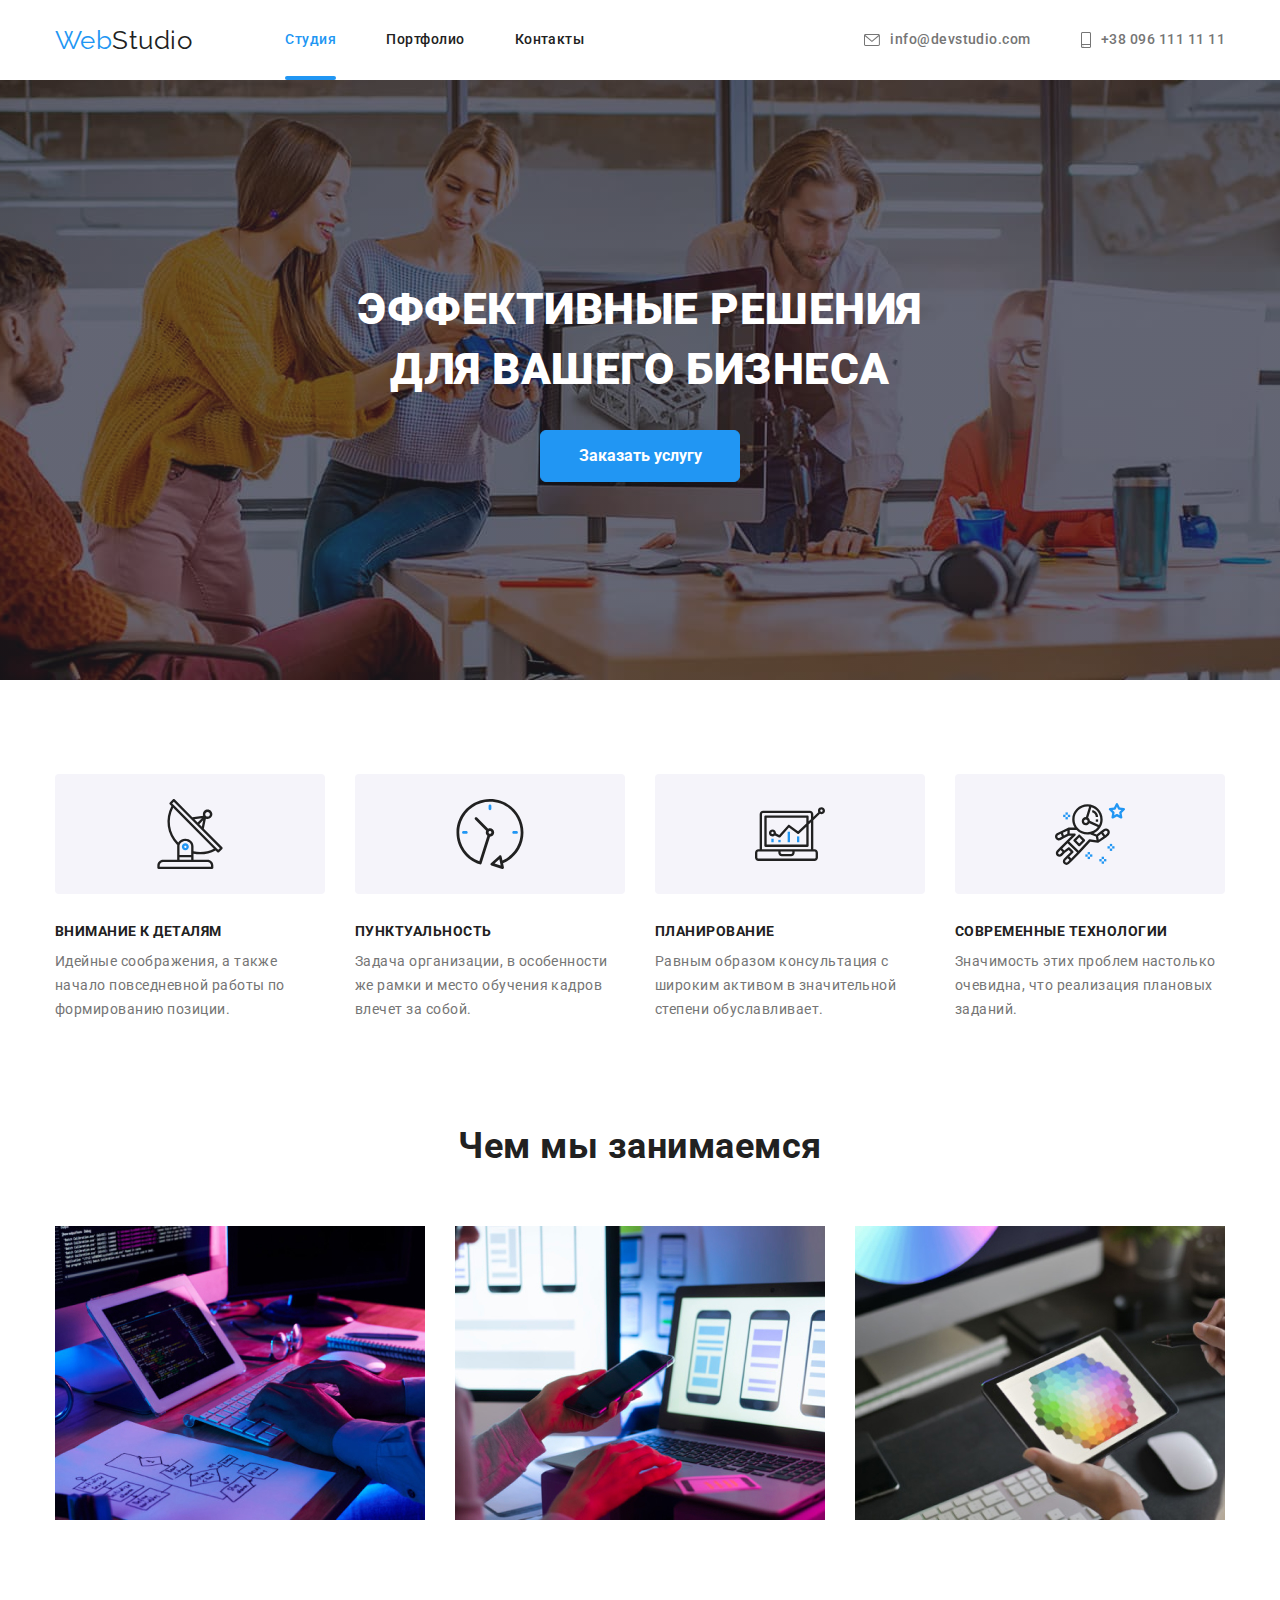
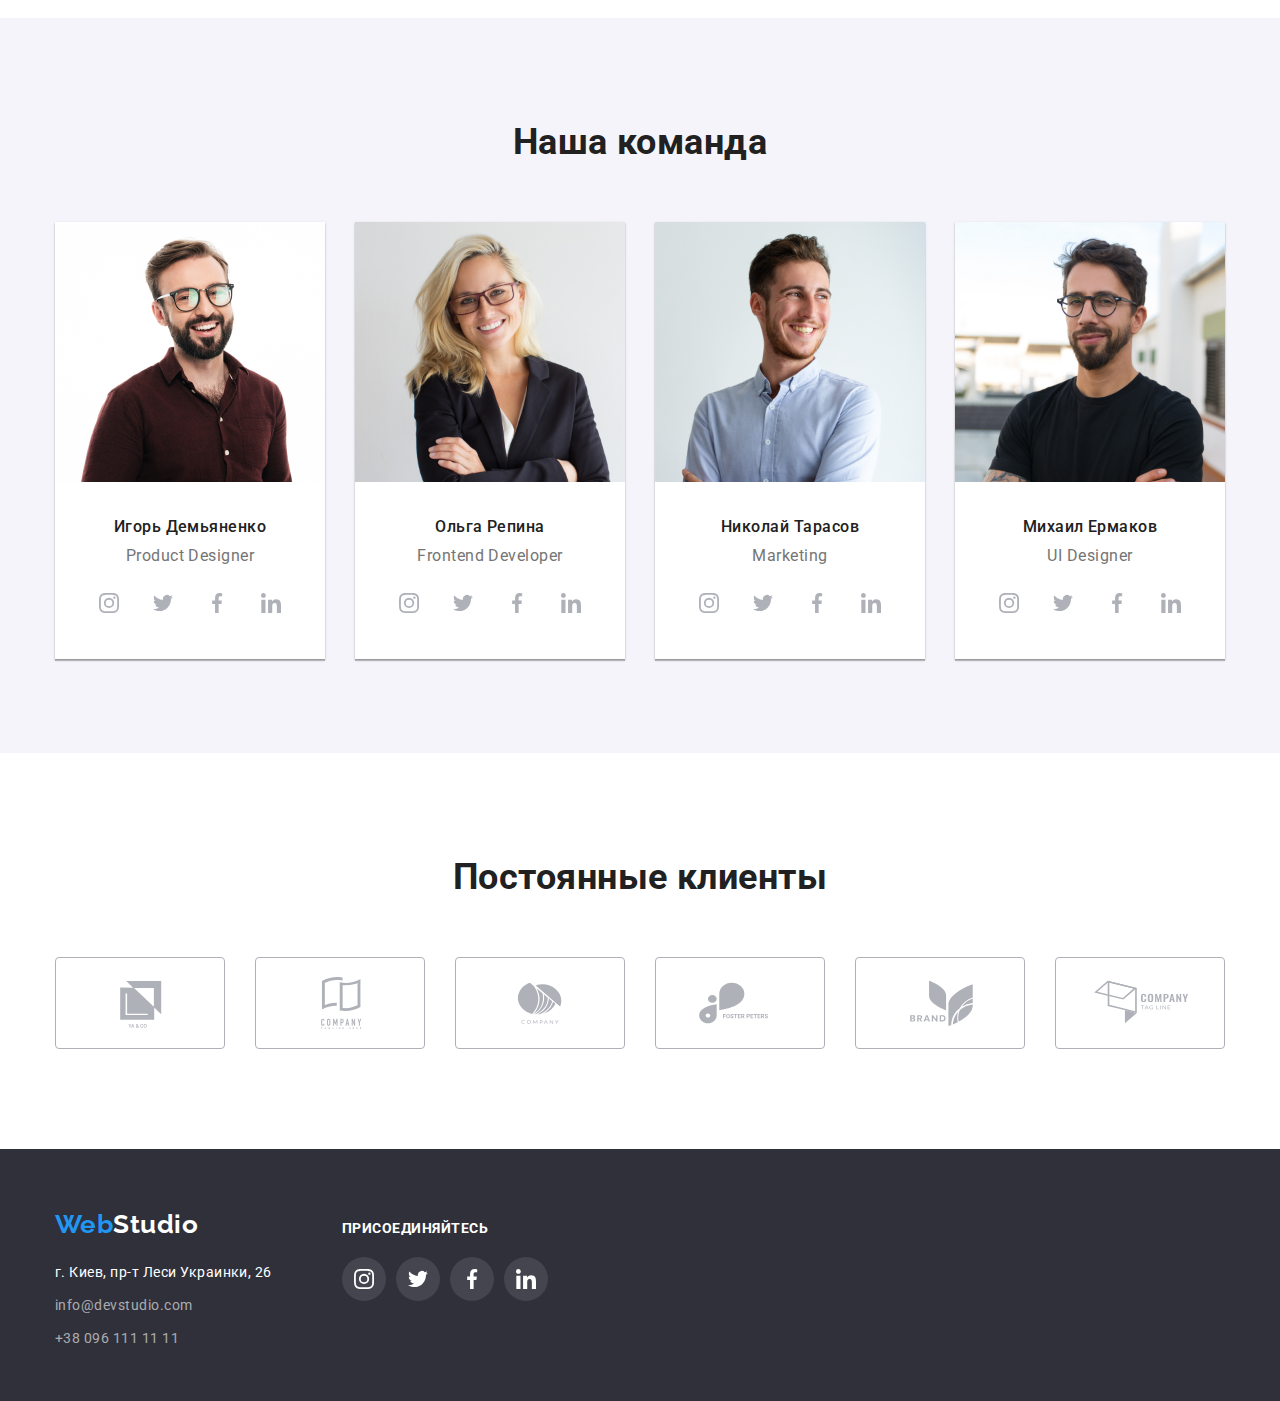
<file: index.html>
<!DOCTYPE html>
<html lang="ru">
<head>
    <meta charset="UTF-8">
    <meta http-equiv="X-UA-Compatible" content="IE=edge">
    <meta name="viewport" content="width=device-width, initial-scale=1.0">
    <link href="https://fonts.googleapis.com/css2?family=Raleway:wght@700&family=Roboto:wght@400;500;700;900&display=swap"
        rel="stylesheet">
    <link rel="stylesheet" href="https://cdnjs.cloudflare.com/ajax/libs/modern-normalize/1.1.0/modern-normalize.min.css">
    <link rel="stylesheet" href="./css/styles.css">
    <title>Web Studio</title>
</head>
<body>
    <header class="page-header">
        <div class="container main-nav">
            <a href="index.html" class="logo"><span class="title">Web</span>Studio</a>
            <nav>
                <ul class="site-nav list">
                    <li class="item"><a href="./index.html" class="site-nav-link current">Студия</a></li>
                    <li class="item"><a href="./portfolio.html" class="site-nav-link">Портфолио</a></li>
                    <li class="item"><a href="" class="site-nav-link">Контакты</a></li>
                </ul>
            </nav>
            <ul class="nav-contact list">
                <li class="item"><a class="nav-contact-link mail" href="mailto:info@devstudio.com">
                    <svg class="nav-contact-icon" width="16" height="12">
                        <use href="./imgs/sprite.svg#envelope"></use>
                    </svg>
                info@devstudio.com</a></li>
                <li class="item"><a class="nav-contact-link phone" href="tel:+380961111111">
                    <svg class="nav-contact-icon" width="10" height="16">
                        <use href="./imgs/sprite.svg#smartphone"></use>
                    </svg>
                    +38 096 111 11 11</a></li>
            </ul>
        </div>
    </header>

    <!-- Hero -->
    <main>
        <section class="hero">
            <div class="hero-bcg">
                <div class="container">
                    <h1 class="hero-title">Эффективные решения <br> для вашего бизнеса</h1>
                    <button type="button" class="button" data-open-modal>Заказать услугу</button>
                </div>
            </div>
        </section>

    <!-- Specialty -->
        <section class="section">
            <div class="container">
                <ul class="spec-list list">
                    <li class="item">
                        <h3 class="spec-list-title">Внимание к деталям</h3>
                        <p class="spec-list-text">Идейные соображения, а также начало повседневной работы по формированию позиции.</p>
                    </li>
                    <li class="item">
                        <h3 class="spec-list-title">Пунктуальность</h3>
                        <p class="spec-list-text">Задача организации, в особенности же рамки и место обучения кадров влечет за собой.
                        </p>
                    </li>
                    <li class="item">
                        <h3 class="spec-list-title">Планирование</h3>
                        <p class="spec-list-text">Равным образом консультация с широким активом в значительной степени обуславливает.
                        </p>
                    </li>
                    <li class="item">
                        <h3 class="spec-list-title">Современные технологии</h3>
                        <p class="spec-list-text">Значимость этих проблем настолько очевидна, что реализация плановых заданий.</p>
                    </li>
                </ul>
            </div>
        </section>

        <!-- work -->
        <section class="section no-padding">
            <div class="container">
                <h2 class="section-title">Чем мы занимаемся</h2>
                <ul class="work-list list">
                    <li class="item"><img src="./imgs/code.jpg" alt="Написание Кода" width="370" height="294"></li>
                    <li class="item"><img src="./imgs/phone.jpg" alt="Фотография на телефон" width="370" height="294"></li>
                    <li class="item"><img src="./imgs/tablet.jpg" alt="Дизайн на планшетеы" width="370" height="294"></li>
                </ul>
            </div>
        </section>

        <!-- team -->
        <section class="section team-bcg">
            <div class="">
                <div class="container">
                    <h2 class="section-title ">Наша команда</h2>
                    <ul class="team-list list">
                        <li class="item">
                            <img src="./imgs/igor.jpg" alt="Игорь Демьяненко" width="270" height="260">
                            <div class="team-info">
                                <h3 class="team-name">Игорь Демьяненко</h3>
                                <p class="team-text">Product Designer</p>
                                <ul class="team-link-list list">
                                    <li class="item" aria-label="Инстаграм"><a href="" class="social-link">
                                            <svg class="link-icon" width="20px" height="20px">
                                                <use href="./imgs/sprite.svg#instagram"></use>
                                            </svg>
                                        </a>
                                    </li>
                                    <li class="item" aria-label="Твиттер"><a href="" class="social-link">
                                            <svg class="link-icon" width="20px" height="20px">
                                                <use href="./imgs/sprite.svg#twitter"></use>
                                            </svg>
                                        </a></li>
                                    <li class="item" aria-label="Фэйсбук"><a href="" class="social-link">
                                            <svg class="link-icon" width="20px" height="20px">
                                                <use href="./imgs/sprite.svg#facebook"></use>
                                            </svg>
                                        </a></li>
                                    <li class="item" aria-label="ЛинкедИн"><a href="" class="social-link">
                                            <svg class="link-icon" width="20px" height="20px">
                                                <use href="./imgs/sprite.svg#linkedin"></use>
                                            </svg>
                                        </a></li>
                                </ul>
                            </div>
                            
                        </li>
                        <li class="item">
                            <img src="./imgs/olga.jpg" alt="Ольга Репина" width="270" height="260">
                            <div class="team-info">
                                <h3 class="team-name">Ольга Репина</h3>
                                <p class="team-text">Frontend Developer</p>
                                <ul class="team-link-list list">
                                    <li class="item" aria-label="Инстаграм"><a href="" class="social-link">
                                            <svg class="link-icon" width="20px" height="20px">
                                                <use href="./imgs/sprite.svg#instagram"></use>
                                            </svg>
                                        </a>
                                    </li>
                                    <li class="item" aria-label="Твиттер"><a href="" class="social-link">
                                            <svg class="link-icon" width="20px" height="20px">
                                                <use href="./imgs/sprite.svg#twitter"></use>
                                            </svg>
                                        </a></li>
                                    <li class="item" aria-label="Фэйсбук"><a href="" class="social-link">
                                            <svg class="link-icon" width="20px" height="20px">
                                                <use href="./imgs/sprite.svg#facebook"></use>
                                            </svg>
                                        </a></li>
                                    <li class="item" aria-label="ЛинкедИн"><a href="" class="social-link">
                                            <svg class="link-icon" width="20px" height="20px">
                                                <use href="./imgs/sprite.svg#linkedin"></use>
                                            </svg>
                                        </a></li>
                                </ul>
                            </div>
                            
                        </li>
                        <li class="item">
                            <img src="./imgs/nikolai.jpg" alt="Николай Тарасов" width="270" height="260">
                            <div class="team-info">
                                <h3 class="team-name">Николай Тарасов</h3>
                                <p class="team-text">Marketing</p>
                                <ul class="team-link-list list">
                                    <li class="item" aria-label="Инстаграм"><a href="" class="social-link">
                                            <svg class="link-icon" width="20px" height="20px">
                                                <use href="./imgs/sprite.svg#instagram"></use>
                                            </svg>
                                        </a>
                                    </li>
                                    <li class="item" aria-label="Твиттер"><a href="" class="social-link">
                                            <svg class="link-icon" width="20px" height="20px">
                                                <use href="./imgs/sprite.svg#twitter"></use>
                                            </svg>
                                        </a></li>
                                    <li class="item" aria-label="Фэйсбук"><a href="" class="social-link">
                                            <svg class="link-icon" width="20px" height="20px">
                                                <use href="./imgs/sprite.svg#facebook"></use>
                                            </svg>
                                        </a></li>
                                    <li class="item" aria-label="ЛинкедИн"><a href="" class="social-link">
                                            <svg class="link-icon" width="20px" height="20px">
                                                <use href="./imgs/sprite.svg#linkedin"></use>
                                            </svg>
                                        </a></li>
                                </ul>
                            </div>
                            
                        </li>
                        <li class="item">
                            <img src="./imgs/mikhail.jpg" alt="Михаил Ермаков" width="270" height="260">
                            <div class="team-info">
                                <h3 class="team-name">Михаил Ермаков</h3>
                                <p class="team-text">UI Designer</p>
                                <ul class="team-link-list list">
                                    <li class="item" aria-label="Инстаграм"><a href="" class="social-link">
                                            <svg class="link-icon" width="20px" height="20px">
                                                <use href="./imgs/sprite.svg#instagram"></use>
                                            </svg>
                                        </a>
                                    </li>
                                    <li class="item" aria-label="Твиттер"><a href="" class="social-link">
                                            <svg class="link-icon" width="20px" height="20px">
                                                <use href="./imgs/sprite.svg#twitter"></use>
                                            </svg>
                                        </a></li>
                                    <li class="item" aria-label="Фэйсбук"><a href="" class="social-link">
                                            <svg class="link-icon" width="20px" height="20px">
                                                <use href="./imgs/sprite.svg#facebook"></use>
                                            </svg>
                                        </a></li>
                                    <li class="item" aria-label="ЛинкедИн"><a href="" class="social-link">
                                            <svg class="link-icon" width="20px" height="20px">
                                                <use href="./imgs/sprite.svg#linkedin"></use>
                                            </svg>
                                        </a></li>
                                </ul>
                            </div>
                            
                        </li>
                    </ul>
                </div>
            </div>
        </section>

        <!-- clients -->
        <section class="section">
            <h2 class="section-title">
                Постоянные клиенты
            </h2>
            <ul class="clients-list list">
                <li class="item">
                    <a href="" class="client-link">
                        <svg class="clients-icon" width="170px" height="92px">
                            <use href="./imgs/sprite.svg#client-1"></use>
                        </svg>
                    </a>
                </li>
                <li class="item">
                    <a href="" class="client-link">
                        <svg class="clients-icon" width="170px" height="92px">
                            <use href="./imgs/sprite.svg#client-2"></use>
                        </svg>
                    </a>
                </li>
                <li class="item">
                    <a href="" class="client-link">
                        <svg class="clients-icon" width="170px" height="92px">
                            <use href="./imgs/sprite.svg#client-3"></use>
                        </svg>
                    </a>
                </li>
                <li class="item">
                    <a href="" class="client-link">
                        <svg class="clients-icon" width="170px" height="92px">
                            <use href="./imgs/sprite.svg#client-4"></use>
                        </svg>
                    </a>
                </li>
                <li class="item">
                    <a href="" class="client-link">
                        <svg class="clients-icon" width="170px" height="92px">
                            <use href="./imgs/sprite.svg#client-5"></use>
                        </svg>
                    </a>
                </li>
                <li class="item">
                    <a href="" class="client-link">
                        <svg class="clients-icon" width="170px" height="92px">
                            <use href="./imgs/sprite.svg#client-6"></use>
                        </svg>
                    </a>
                </li>
            </ul>
        </section>

    <!-- MODAL -->

    <div class="backdrop is-hidden" data-backdrop>
        <div class="modal">
            <button type="button" class="close-button" data-close-modal>
                <svg class="close-icon" width="11px" height="11px">
                    <use href="./imgs/sprite.svg#vector"></use>
                </svg>
            </button>
        </div>

    </main>

    <!-- footer -->
    <footer class="foot">
        <div class="container container-footer">
            <div class="footer">
                <a href="./index.html" class="foot-logo"><span class="title">Web</span>Studio</a>
                <ul class="foot-list list">
                    <li class="item">
                        <address class="foot-address">г. Киев, пр-т Леси Украинки, 26</address>
                    </li>
                    <li class="item"><a href="mailto:info@devstudio.com" class="foot-contact-link">info@devstudio.com</a></li>
                    <li class="item"><a href="tel:+380961111111" class="foot-contact-link">+38 096 111 11 11</a></li>
                </ul>
            </div>
            <div class="footer footer-join">
                <h2 class="join-title">присоединяйтесь</h2>
                <ul class="join-list list">
                    <li class="item">
                        <a class="footer-join-link" href="">
                            <svg class="join-logo" width="20px" height="20px">
                                <use href="./imgs/sprite.svg#instagram"></use>
                            </svg>
                        </a>
                    </li>
                    <li class="item">
                        <a class="footer-join-link" href="">
                            <svg class="join-logo" width="20px" height="20px">
                                <use href="./imgs/sprite.svg#twitter"></use>
                            </svg>
                        </a>
                    </li>
                    <li class="item">
                        <a class="footer-join-link" href="">
                            <svg class="join-logo" width="20px" height="20px">
                                <use href="./imgs/sprite.svg#facebook"></use>
                            </svg>
                        </a>
                    </li>
                    <li class="item">
                        <a class="footer-join-link" href="">
                            <svg class="join-logo" width="20px" height="20px">
                                <use href="./imgs/sprite.svg#linkedin"></use>
                            </svg>
                        </a>
                    </li>
                </ul>
            </div>
        </div>
    </footer>

    <script src="./js/modal.js"></script>
</body>
</html>
</file>
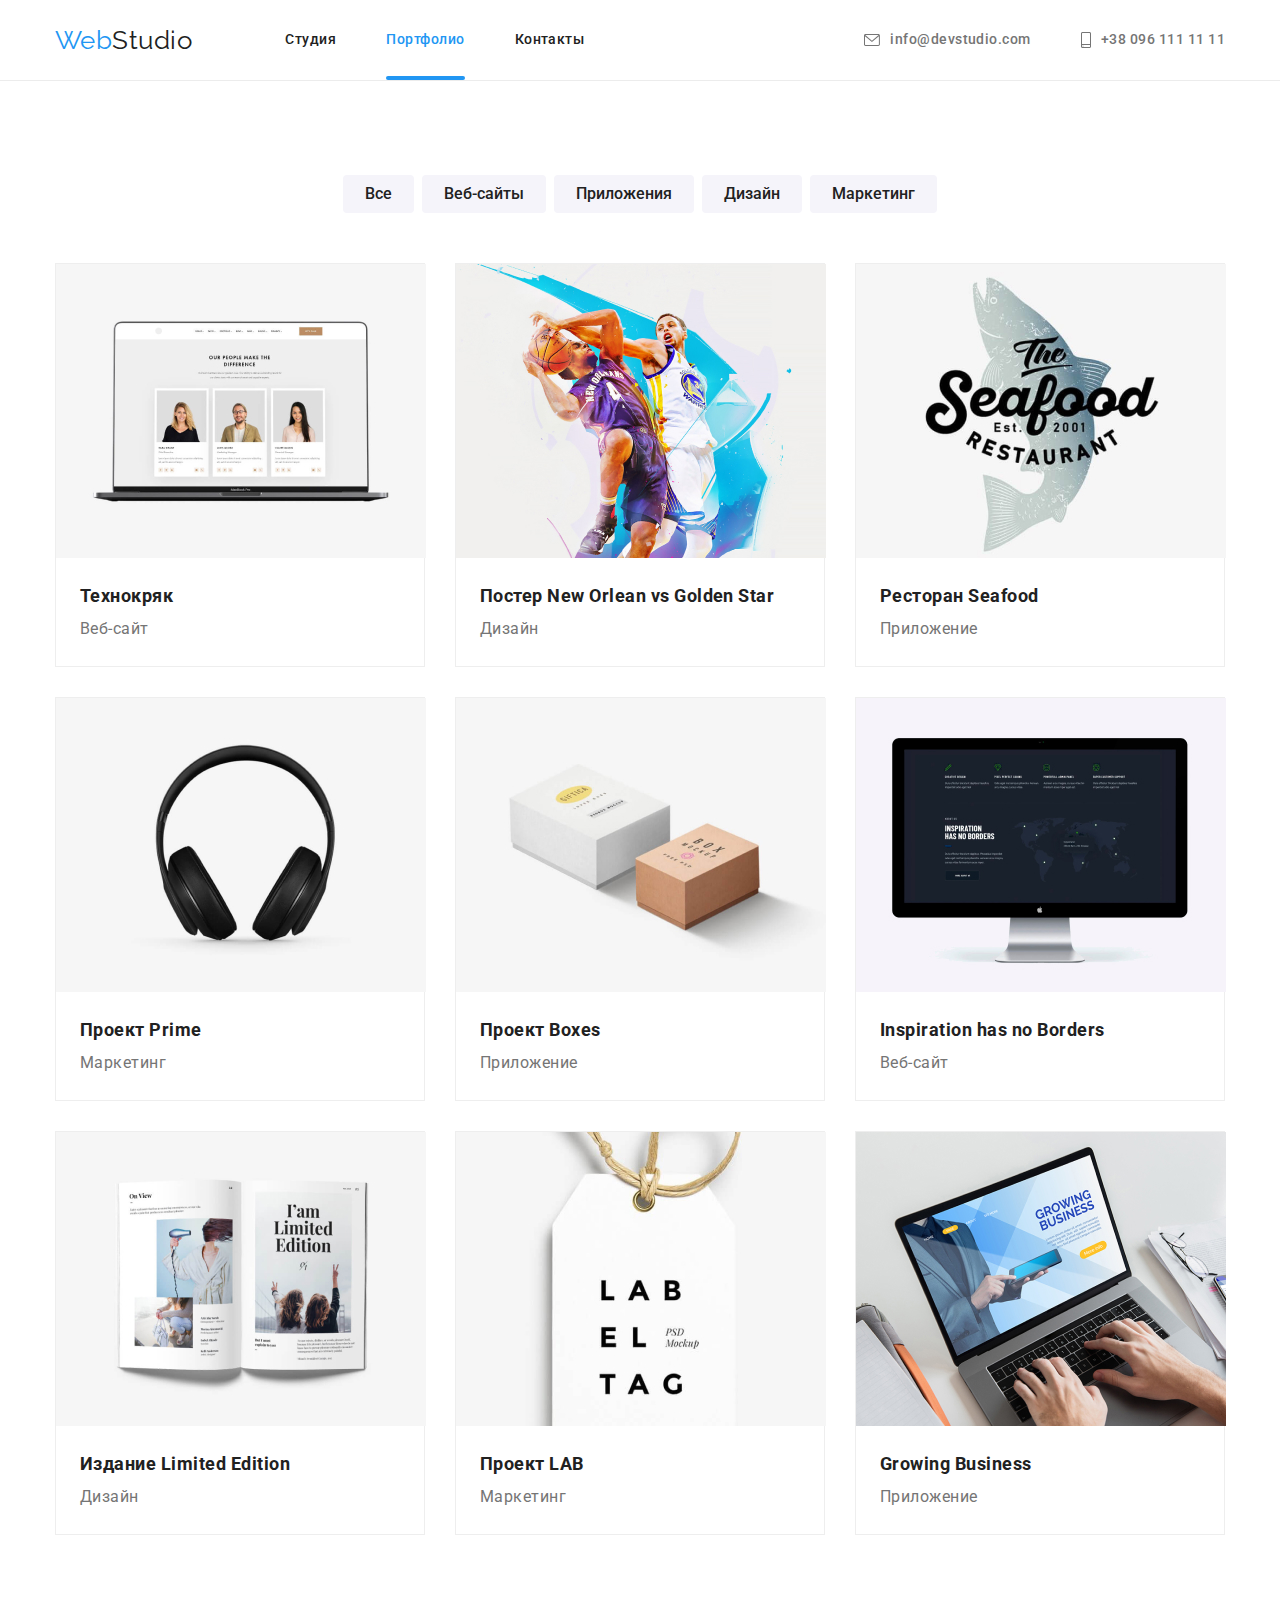
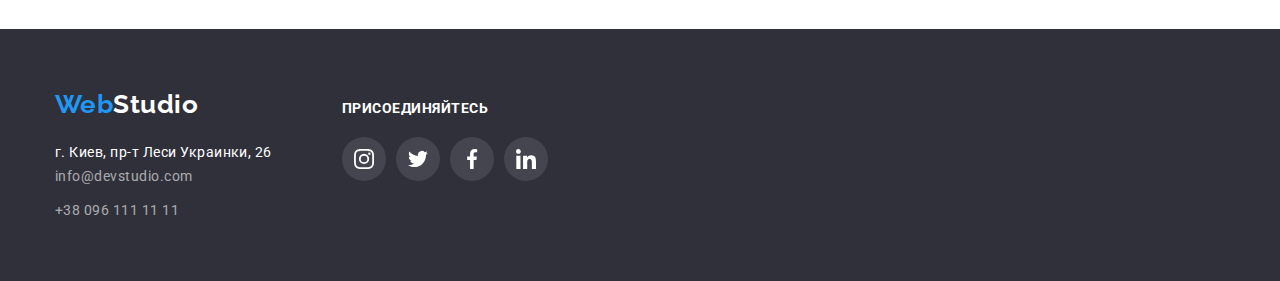
<file: portfolio.html>
<!DOCTYPE html>
<html lang="ru">
<head>
    <meta charset="UTF-8">
    <meta http-equiv="X-UA-Compatible" content="IE=edge">
    <meta name="viewport" content="width=device-width, initial-scale=1.0">
    <link href="https://fonts.googleapis.com/css2?family=Raleway:wght@700&family=Roboto:wght@400;500;700;900&display=swap"
            rel="stylesheet">
    <link rel="stylesheet" href="https://cdnjs.cloudflare.com/ajax/libs/modern-normalize/1.1.0/modern-normalize.min.css">
    <link rel="stylesheet" href="./css/styles.css">
    <title>Portfolio</title>
</head>
<body>

<main>
    <header class="page-header">
        <div class="container main-nav">
            <a href="index.html" class="logo"><span class="title">Web</span>Studio</a>
            <nav>
                <ul class="site-nav list">
                    <li class="item"><a href="./index.html" class="site-nav-link">Студия</a></li>
                    <li class="item"><a href="./portfolio.html" class="site-nav-link current">Портфолио</a></li>
                    <li class="item"><a href="" class="site-nav-link">Контакты</a></li>
                </ul>
            </nav>
            <ul class="nav-contact list">
                <li class="item"><a class="nav-contact-link mail" href="mailto:info@devstudio.com">
                        <svg class="nav-contact-icon" width="16" height="12">
                            <use href="./imgs/sprite.svg#envelope"></use>
                        </svg>
                        info@devstudio.com</a></li>
                <li class="item"><a class="nav-contact-link phone" href="tel:+380961111111">
                        <svg class="nav-contact-icon" width="10" height="16">
                            <use href="./imgs/sprite.svg#smartphone"></use>
                        </svg>
                        +38 096 111 11 11</a></li>
            </ul>
        </div>
        
        <div class="border"></div>
    </header>
        <section class="section">
            <div class="container">
                <ul class="select-list list">
                    <li class="item"><button type="button" class="select-button">Все</button></li>
                    <li class="item"><button type="button" class="select-button">Веб-сайты</button></li>
                    <li class="item"><button type="button" class="select-button">Приложения</button></li>
                    <li class="item"><button type="button" class="select-button">Дизайн</button></li>
                    <li class="item"><button type="button" class="select-button">Маркетинг</button></li>
                </ul>
            </div>
                <div class="container">
                    <ul class="portfolio-list list">
                        <li class="item">
                            <div class="portfolio-img">
                                <img src="./imgs/techno.jpg" alt="Технокряк" width="370" height="294">
                                <div class="overlay">
                                    <p>Технокряк это современная площадка распространения коронавируса. Компании используют эту платформу для
                                        цифрового
                                        шпионажа и атак на защищённые сервера конкурентов.</p>
                                </div>
                            </div>
                            <div class="portfolio-content">
                                <h3 class="portfolio-title">Технокряк</h3>
                                <p class="portfolio-text">Веб-сайт</p>
                            </div>
                        </li>
                        <li class="item">
                            <div class="portfolio-img">
                                <img src="./imgs/ball.jpg" alt="Постер Баскетбольной Игры" width="370" height="294">
                                <div class="overlay">
                                    <p>Технокряк это современная площадка распространения коронавируса. Компании используют эту платформу для
                                        цифрового
                                        шпионажа и атак на защищённые сервера конкурентов.</p>
                                </div>
                            </div>
                            <div class="portfolio-content">
                                <h3 class="portfolio-title">Постер New Orlean vs Golden Star</h3>
                                <p class="portfolio-text">Дизайн</p>
                            </div>
                        </li>
                        <li class="item">
                            <div class="portfolio-img">
                                <img src="./imgs/seafood.jpg" alt="Логотип ресторана сифуд" width="370" height="294">
                                <div class="overlay">
                                    <p>Технокряк это современная площадка распространения коронавируса. Компании используют эту платформу для
                                        цифрового
                                        шпионажа и атак на защищённые сервера конкурентов.</p>
                                </div>
                            </div>
                            <div class="portfolio-content">
                                <h3 class="portfolio-title">Ресторан Seafood</h3>
                                <p class="portfolio-text">Приложение</p>
                            </div>
                        </li>
                        <li class="item">
                            <div class="portfolio-img">
                                <img src="./imgs/headphones.jpg" alt="Наушники" width="370" height="294">
                                <div class="overlay">
                                    <p>Технокряк это современная площадка распространения коронавируса. Компании используют эту платформу для
                                        цифрового
                                        шпионажа и атак на защищённые сервера конкурентов.</p>
                                </div>
                            </div>
                            <div class="portfolio-content">
                                <h3 class="portfolio-title">Проект Prime</h3>
                                <p class="portfolio-text">Маркетинг</p>
                            </div>
                        </li>
                        <li class="item">
                            <div class="portfolio-img">
                                <img src="./imgs/boxes.jpg" alt="Коробки" width="370" height="294">
                                <div class="overlay">
                                    <p>Технокряк это современная площадка распространения коронавируса. Компании используют эту платформу для
                                        цифрового
                                        шпионажа и атак на защищённые сервера конкурентов.</p>
                                </div>
                            </div>
                            <div class="portfolio-content">
                                <h3 class="portfolio-title">Проект Boxes</h3>
                                <p class="portfolio-text">Приложение</p>
                            </div>
                        </li>
                        <li class="item">
                            <div class="portfolio-img">
                                <img src="./imgs/insp.jpg" alt="Компьютер" width="370" height="294">
                                <div class="overlay">
                                    <p>Технокряк это современная площадка распространения коронавируса. Компании используют эту платформу для
                                        цифрового
                                        шпионажа и атак на защищённые сервера конкурентов.</p>
                                </div>
                            </div>
                            <div class="portfolio-content">
                                <h3 class="portfolio-title">Inspiration has no Borders</h3>
                                <p class="portfolio-text">Веб-сайт</p>
                            </div>
                        </li>
                        <li class="item">
                            <div class="portfolio-img">
                                <img src="./imgs/limited-edition.jpg" alt="Журнал" width="370" height="294">
                                <div class="overlay">
                                    <p>Технокряк это современная площадка распространения коронавируса. Компании используют эту платформу для
                                        цифрового
                                        шпионажа и атак на защищённые сервера конкурентов.</p>
                                </div>
                            </div>
                            <div class="portfolio-content">
                                <h3 class="portfolio-title">Издание Limited Edition</h3>
                                <p class="portfolio-text">Дизайн</p>
                            </div>
                        </li>
                        <li class="item">
                            <div class="portfolio-img">
                                <img src="./imgs/lab-tag.jpg" alt="Лейбл" width="370" height="294">
                                <div class="overlay">
                                    <p>Технокряк это современная площадка распространения коронавируса. Компании используют эту платформу для
                                        цифрового
                                        шпионажа и атак на защищённые сервера конкурентов.</p>
                                </div>
                            </div>
                            <div class="portfolio-content">
                                <h3 class="portfolio-title">Проект LAB</h3>
                                <p class="portfolio-text">Маркетинг</p>
                            </div>
                        </li>
                        <li class="item">
                            <div class="portfolio-img">
                                <img src="./imgs/business.jpg" alt="Лэптоп" width="370" height="294">
                                <div class="overlay">
                                    <p>Технокряк это современная площадка распространения коронавируса. Компании используют эту платформу для
                                        цифрового
                                        шпионажа и атак на защищённые сервера конкурентов.</p>
                                </div>
                            </div>
                            <div class="portfolio-content">
                                <h3 class="portfolio-title">Growing Business</h3>
                                <p class="portfolio-text">Приложение</p>
                            </div>
                        </li>
                    </ul>
                </div>
        </section>


    </main>

    <footer class="foot">
        <div class="container container-footer">
            <div class="footer">
                <a href="./index.html" class="foot-logo"><span class="title">Web</span>Studio</a>
                <ul class="foot-list list">
                    <li>
                        <address class="foot-address">г. Киев, пр-т Леси Украинки, 26</address>
                    </li>
                    <li class="item"><a href="mailto:info@devstudio.com" class="foot-contact-link">info@devstudio.com</a>
                    </li>
                    <li class="item"><a href="tel:+380961111111" class="foot-contact-link">+38 096 111 11 11</a></li>
                </ul>
            </div>
            <div class="footer footer-join">
                <h2 class="join-title">присоединяйтесь</h2>
                <ul class="join-list list">
                    <li class="item">
                        <a class="footer-join-link" href="">
                            <svg class="join-logo" width="20px" height="20px">
                                <use href="./imgs/sprite.svg#instagram"></use>
                            </svg>
                        </a>
                    </li>
                    <li class="item">
                        <a class="footer-join-link" href="">
                            <svg class="join-logo" width="20px" height="20px">
                                <use href="./imgs/sprite.svg#twitter"></use>
                            </svg>
                        </a>
                    </li>
                    <li class="item">
                        <a class="footer-join-link" href="">
                            <svg class="join-logo" width="20px" height="20px">
                                <use href="./imgs/sprite.svg#facebook"></use>
                            </svg>
                        </a>
                    </li>
                    <li class="item">
                        <a class="footer-join-link" href="">
                            <svg class="join-logo" width="20px" height="20px">
                                <use href="./imgs/sprite.svg#linkedin"></use>
                            </svg>
                        </a>
                    </li>
                </ul>
            </div>
        </div>
    </footer>

    
</body>
</html>
</file>
<file: css/styles.css>
/* main text color #212121 */
/* secondary text color #757575 */
/* accent color #2196F3 */
/* white #ffffff */
/* main bgc #E5E5E5 */
/* footer bcg #ffffff */
/* hero+footer bcg #2F303A */
/* sect our team bcg #F5F4FA */
:root {
  --title-text-color: #212121;
  --secondary-text-color: #757575;
  --accent-color: #2196f3;
  --white-color: #ffffff;
  --timing-function: cubic-bezier(0.4, 0, 0.2, 1);
}

/* body */
body {
  color: var(--secondary-text-color);
  background-color: var(--white-color);
  font-style: normal;
  font-weight: 400;
  font-family: roboto;
  letter-spacing: 0.03em;
}

h1,
h2,
h3,
h4,
h5,
h6 {
  margin: 0;
}

p {
  margin: 0;
  padding: 0;
}

.section {
  padding-top: 94px;
  padding-bottom: 94px;
}

.padding {
  padding-top: 94px;
}

.section-title {
  margin-bottom: 50px;
  margin-top: 0;

  color: var(--title-text-color);
  font-weight: 700;
  font-size: 36px;
  line-height: 1.67;
  text-align: center;
}

.section.no-padding {
  padding-top: 0;
}

.container {
  /* outline: 1px solid tomato; */

  margin-left: auto;
  margin-right: auto;
  width: 1200px;
  padding-right: 15px;
  padding-left: 15px;
}

.list {
  margin: 0;
  padding: 0;

  list-style: none;
}

.site-nav-link.current {
  color: var(--accent-color);
}

/* logo */

.title {
  color: var(--accent-color);
  font-family: raleway;
  font-size: 26px;
  line-height: 1.19;
}
.logo {
  color: var(--title-text-color);
  font-family: raleway;
  font-size: 26px;
  line-height: 1.19;
  text-decoration: none;

  margin-right: 93px;
}

/* nav */

.main-nav {
  display: flex;
  align-items: center;
}

.site-nav {
  display: flex;
}

.site-nav > .item:not(:last-child) {
  margin-right: 50px;
}

/* .site-nav-link:not(:last-child) {
  margin-left: 25px;
} */

.nav-contact {
  display: flex;
  margin-left: auto;
  justify-content: flex-end;
}

.nav-contact > .item:not(:last-child) {
  margin-right: 50px;
}

.site-nav-link {
  position: relative;

  display: block;
  padding-top: 32px;
  padding-bottom: 32px;

  text-decoration: none;
  color: var(--title-text-color);
  font-weight: 500;
  font-size: 14px;
  line-height: 1.14;

  transition: color 250ms var(--timing-function);
}

.site-nav-link:hover,
.site-nav-link:focus {
  color: var(--accent-color);
  text-decoration: none;
}

.site-nav-link.current::after {
  content: "";
  position: absolute;
  bottom: 0;
  left: 0;

  width: 100%;
  height: 4px;
  display: block;

  background-color: var(--accent-color);
  border-radius: 4px;
}

.nav-contact-link {
  display: inline-flex;
  align-items: center;

  padding-top: 32px;
  padding-bottom: 32px;

  color: var(--secondary-text-color);
  fill: var(--secondary-text-color);
  text-decoration: none;

  font-weight: 500;
  font-size: 14px;
  line-height: 1.14;

  transition: color 250ms var(--timing-function),
    fill 250ms var(--timing-function);
}

.nav-contact-icon {
  margin-right: 10px;
}

.nav-contact-link:hover,
.nav-contact-link:focus {
  color: var(--accent-color);
  text-decoration: none;
  fill: var(--accent-color);
}

/* hero */

.hero {
  text-align: center;

  padding-top: 200px;
  padding-bottom: 200px;

  max-width: 1600px;
  height: 600px;
  background-image: linear-gradient(
      to right,
      rgba(47, 48, 58, 0.4),
      rgba(47, 48, 58, 0.4)
    ),
    url(../imgs/hero-bcg.jpg);

  background-position: center;
  background-size: cover;
  background-repeat: no-repeat;
  background-color: #2f303a;

  margin: 0 auto;
}

.hero-bcg {
}

.hero-title {
  color: var(--white-color);

  font-weight: 900;
  font-size: 44px;
  line-height: 1.36;

  margin-top: 0;
  margin-bottom: 30px;

  text-align: center;
  text-transform: uppercase;
}

.button {
  display: inline-block;
  border: 1px solid var(--accent-color);
  border-radius: 6px;
  padding: 10px 32px;
  min-width: 200px;

  font-family: roboto;
  font-weight: 700;
  font-size: 16px;
  line-height: 1.87;

  text-align: center;

  cursor: pointer;

  background-color: var(--accent-color);
  color: var(--white-color);
}

/* spec */

.spec-list {
  display: flex;
  width: 1170px;
}

.spec-list > .item:not(:last-child) {
  margin-right: 30px;
}

.spec-list-title {
  color: var(--title-text-color);

  font-weight: 700;
  font-size: 14px;
  line-height: 1.14;
  text-transform: uppercase;

  margin-bottom: 10px;
}

.spec-list > .item {
  width: 270px;
  padding: 0;
}

.spec-list > .item::before {
  margin-bottom: 30px;
}

.spec-list > .item:nth-child(1):before {
  display: block;
  content: "";
  background-image: url(../imgs/attention-detail.svg);
  width: 270px;
  height: 120px;
  background-position: center;
  background-size: contain;
}

.spec-list > .item:nth-child(2):before {
  display: block;
  content: "";
  background-image: url(../imgs/punctuality.svg);
  width: 270px;
  height: 120px;
  background-position: center;
  background-size: contain;
}

.spec-list > .item:nth-child(3):before {
  display: block;
  content: "";
  background-image: url(../imgs/planning.svg);
  width: 270px;
  height: 120px;
  background-position: center;
  background-size: contain;
}

.spec-list > .item:nth-child(4):before {
  display: block;
  content: "";
  background-image: url(../imgs/modern-tech.svg);
  width: 270px;
  height: 120px;
  background-position: center;
  background-size: contain;
}

.spec-list-text {
  font-size: 14px;
  line-height: 1.71;
  margin: 0;
}

/* work */

.work-list {
  display: flex;
}

.work-list > .item {
  width: 370px;
  margin-bottom: 0;
}

.work-list > .item:not(:last-child) {
  margin-right: 30px;
}

/* team */

.team-list {
  display: flex;
  margin-right: auto;
  margin-left: auto;
}

.team-name,
.team-text {
  text-align: center;
}

.team-list > .item:not(:last-child) {
  margin-right: 30px;
}

.team-list > .item {
  background-color: var(--white-color);
  box-shadow: 0px 1px 3px rgba(0, 0, 0, 0.12), 0px 1px 1px rgba(0, 0, 0, 0.14),
    0px 2px 1px rgba(0, 0, 0, 0.2);
}

.team-bcg {
  background-color: #f5f4fa;
}

.team-name {
  margin-bottom: 10px;
  padding: 0;

  color: var(--title-text-color);

  font-weight: 500;
  font-size: 16px;
  line-height: 1.19;
  text-decoration: none;
}

.team-text {
  padding: 0;
  margin-bottom: 16px;

  color: var(--secondary-text-color);

  font-size: 16px;
  line-height: 1.19;
  text-decoration: none;
}

.team-link-list {
  display: flex;
  justify-content: center;
}

.team-info {
  padding-top: 30px;
  padding-bottom: 30px;
}

.team-link-list > .item:not(:last-child) {
  margin-right: 10px;
}

.social-link {
  display: inline-block;
  background-color: transparent;
  width: 44px;
  height: 44px;
  border-radius: 50%;

  transition: background-color 250ms var(--timing-function);
}

.social-link:hover,
.social-link:focus {
  width: 44px;
  height: 44px;
  background-color: var(--accent-color);
}

.social-link:hover .link-icon,
.social-link:focus .link-icon {
  fill: var(--white-color);
}

.link-icon {
  margin: 12px;
  fill: #afb1b8;

  transition: fill 250ms var(--timing-function);
}

/* clients */

.clients-list {
  display: flex;
  justify-content: center;
}

.clients-list > .item:not(:last-child) {
  margin-right: 30px;
}

/* .clients-list > .item {
  border: 1px solid #afb1b8;
  border-radius: 4px;
} */

/* .clients-list > .item:hover,
.clients-list > .item:focus {
  border-color: var(--accent-color);
} */

.client-link {
  display: inline-block;

  width: 170px;
  height: 92px;

  fill: #afb1b8;
  border: 1px solid #afb1b8;
  border-radius: 4px;

  transition: fill 250ms var(--timing-function),
    border-color 250ms var(--timing-function);
}

.client-link:hover,
.client-link:focus {
  fill: var(--accent-color);

  border-color: var(--accent-color);
}

/* .clients-icon {
  fill: #afb1b8;

  border: 1px solid #afb1b8;

  border-radius: 4px;
} */

/* .clients-icon:hover,
.clients-icon:focus {
  fill: var(--accent-color);

  border-color: var(--accent-color);
} */

/* footer */

.foot {
  background-color: #2f303a;
  height: 252px;

  padding-top: 60px;
  padding-bottom: 60px;
}

.container-footer {
  display: flex;

  align-items: baseline;
}

.foot-address {
  color: var(--white-color);

  font-style: normal;
  font-size: 14px;
  line-height: 1.74;
}

.foot-logo {
  display: inline-block;
  margin-bottom: 20px;

  color: var(--white-color);
  font-family: Raleway;
  font-weight: 700;
  font-size: 26px;
  line-height: 1.19;
  text-decoration: none;
}

.foot-contact-link {
  display: inline-block;
  color: rgba(255, 255, 255, 0.6);

  font-weight: 400;
  font-size: 14px;
  line-height: 1.74;
  text-decoration: none;

  transition: color 250ms var(--timing-function);
}

.foot-list > .item:not(:last-child) {
  margin-bottom: 9px;
}

.foot-contact-link:hover,
.foot-contact-link:focus {
  color: var(--accent-color);
  text-decoration: none;
}

/* join */

.footer {
  display: flex;

  flex-direction: column;
}

.footer-join {
  margin-left: 70px;
}

.join-title {
  color: var(--white-color);
  text-transform: uppercase;
  font-weight: 700;
  font-size: 14px;
  line-height: 1.14;

  margin-bottom: 20px;
}

.join-list {
  display: flex;
  justify-content: center;
}

.join-list > .item:not(:last-child) {
  margin-right: 10px;
}

.footer-join-link {
  display: inline-block;

  background-color: rgba(255, 255, 255, 0.1);
  width: 44px;
  height: 44px;
  border-radius: 50%;

  transition: background-color 250ms var(--timing-function);
}

.footer-join-link:hover,
.footer-join-link:focus {
  background-color: var(--accent-color);
  width: 44px;
  height: 44px;
  border-radius: 50%;
}

.join-logo {
  margin: 12px;
  fill: var(--white-color);
}

/* portfolio */

.select-list {
  display: flex;
  margin-bottom: 50px;
  justify-content: center;
}

.select-list > .item:not(:last-child) {
  margin-right: 8px;
}

.select-button {
  padding-top: 6px;
  padding-bottom: 6px;
  padding-left: 22px;
  padding-right: 22px;

  border: transparent;
  border-radius: 4px;
}

/* portfolio buttons */

.select-button {
  background-color: #f5f4fa;
  color: var(--title-text-color);
  font-family: Roboto;
  font-style: normal;
  font-weight: 500;
  font-size: 16px;
  line-height: 1.62;

  transition: background-color 250ms var(--timing-function),
    color 250ms var(--timing-function);
}

.select-button:hover,
.select-button:focus {
  background-color: var(--accent-color);
  color: var(--white-color);
  cursor: pointer;
}

/* portfolio list */
.portfolio-title {
  color: var(--title-text-color);

  font-weight: 700;
  font-size: 18px;
  line-height: 2;
}

.portfolio-content {
  padding-top: 20px;
  padding-bottom: 20px;
  padding-left: 24px;
}

.portfolio-text {
  font-size: 16px;
  line-height: 1.88;
}

.portfolio-list {
  display: flex;
  flex-wrap: wrap;
}

.portfolio-list > .item:not(:nth-child(3n)) {
  margin-right: 30px;
}

.portfolio-list > .item {
  /* margin-bottom: 30px; */
  width: 370px;
  height: 404px;
  border: 1px solid rgba(238, 238, 238, 1);

  transition: box-shadow 250ms var(--timing-function);
}

.portfolio-list > .item:nth-child(-n + 6) {
  margin-bottom: 30px;
}

.portfolio-list > .item:hover {
  box-shadow: 0px 1px 1px rgba(0, 0, 0, 0.12), 0px 4px 4px rgba(0, 0, 0, 0.06),
    1px 4px 6px rgba(0, 0, 0, 0.16);
}

.portfolio-img {
  overflow: hidden;
  position: relative;
  width: 370px;
  height: 294px;
}

.overlay {
  position: absolute;
  top: 0;
  bottom: 0;
  width: 100%;
  height: 100%;
  background-color: rgba(33, 150, 243, 0.9);
  transform: translateY(100%);
  transition: transform 250ms var(--timing-function);
}

.portfolio-list > .item:hover .overlay {
  transform: translateY(0);
}

.overlay > p {
  color: var(--white-color);
  padding: 0;
  margin: 63px 24px;
  font-size: 18px;
  line-height: 1.56;
}

.border {
  border-bottom: 1px solid rgba(236, 236, 236, 1);
  width: 100%;
}

/* backdrop + modal */
.backdrop {
  position: fixed;
  top: 0;
  left: 0;
  width: 100%;
  height: 100%;

  background-color: rgba(0, 0, 0, 0.2);

  opacity: 1;

  transition: opacity 250ms var(--timing-function);
}

.backdrop.is-hidden {
  opacity: 0;
  pointer-events: none;
}

.backdrop.is-hidden .modal {
  transform: translate(-50%, -50%) scale(0.9);
}

.modal {
  position: absolute;
  top: 50%;
  left: 50%;
  transform: translate(-50%, -50%) scale(1);
  min-width: 528px;
  min-height: 581px;

  border-radius: 4px;

  background-color: #fff;

  transition: transform 250ms var(--timing-function);
}

.close-button {
  position: absolute;
  top: 8px;
  right: 8px;
  background-color: transparent;
  width: 30px;
  height: 30px;
  border: 1px solid rgba(0, 0, 0, 0.1);
  border-radius: 50%;
}

.close-icon {
  fill: black;
}
</file>
